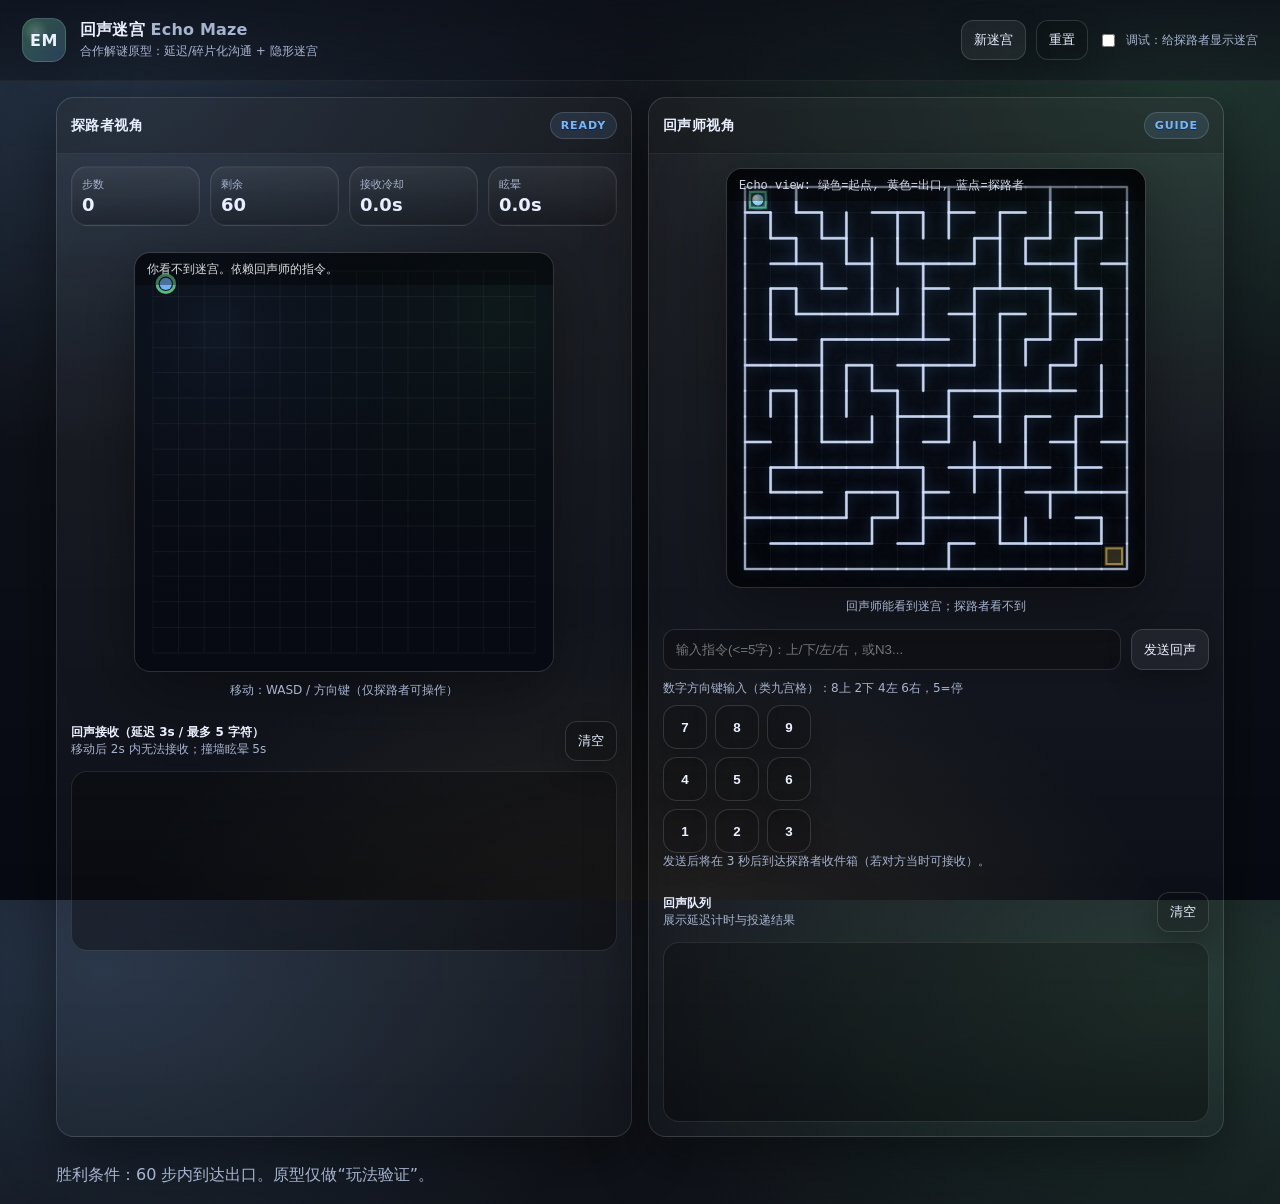
<file: auto-coding/echo-maze/index.html>
<!doctype html>
<html lang="zh-CN">
<head>
  <meta charset="UTF-8" />
  <meta name="viewport" content="width=device-width, initial-scale=1" />
  <title>Echo Maze | 回声迷宫 (Prototype)</title>
  <link rel="stylesheet" href="style.css" />
</head>
<body>
  <header class="topbar">
    <div class="brand">
      <div class="logo">EM</div>
      <div>
        <div class="title">回声迷宫 <span class="muted">Echo Maze</span></div>
        <div class="subtitle">合作解谜原型：延迟/碎片化沟通 + 隐形迷宫</div>
      </div>
    </div>
    <div class="controls">
      <button id="btnNew">新迷宫</button>
      <button id="btnReset" class="secondary">重置</button>
      <label class="toggle">
        <input id="chkAssist" type="checkbox" />
        <span>调试：给探路者显示迷宫</span>
      </label>
    </div>
  </header>

  <main class="grid">
    <section class="panel" id="panelRunner">
      <div class="panelHeader">
        <h2>探路者视角</h2>
        <div class="badge" id="runnerStatus">READY</div>
      </div>

      <div class="hud">
        <div class="hudItem"><div class="k">步数</div><div class="v" id="steps">0</div></div>
        <div class="hudItem"><div class="k">剩余</div><div class="v" id="stepsLeft">60</div></div>
        <div class="hudItem"><div class="k">接收冷却</div><div class="v" id="rxCooldown">0.0s</div></div>
        <div class="hudItem"><div class="k">眩晕</div><div class="v" id="stun">0.0s</div></div>
      </div>

      <div class="canvasWrap">
        <canvas id="runnerCanvas" width="420" height="420"></canvas>
        <div class="hint">移动：WASD / 方向键（仅探路者可操作）</div>
      </div>

      <div class="inbox">
        <div class="inboxHeader">
          <div>
            <div class="inboxTitle">回声接收（延迟 3s / 最多 5 字符）</div>
            <div class="muted small">移动后 2s 内无法接收；撞墙眩晕 5s</div>
          </div>
          <button id="btnClearInbox" class="secondary">清空</button>
        </div>
        <div id="runnerInbox" class="log"></div>
      </div>
    </section>

    <section class="panel" id="panelEcho">
      <div class="panelHeader">
        <h2>回声师视角</h2>
        <div class="badge neutral" id="echoStatus">GUIDE</div>
      </div>

      <div class="canvasWrap">
        <canvas id="echoCanvas" width="420" height="420"></canvas>
        <div class="hint">回声师能看到迷宫；探路者看不到</div>
      </div>

      <div class="compose">
        <div class="row">
          <input id="echoInput" type="text" maxlength="5" placeholder="输入指令(<=5字)：上/下/左/右，或N3..." />
          <button id="btnSend">发送回声</button>
        </div>

        <div class="keypad">
          <div class="muted small">数字方向键输入（类九宫格）：8上 2下 4左 6右，5=停</div>
          <div class="pad">
            <button class="padBtn" data-k="7" title="7">7</button>
            <button class="padBtn" data-k="8" title="8(上)">8</button>
            <button class="padBtn" data-k="9" title="9">9</button>
            <button class="padBtn" data-k="4" title="4(左)">4</button>
            <button class="padBtn" data-k="5" title="5(停)">5</button>
            <button class="padBtn" data-k="6" title="6(右)">6</button>
            <button class="padBtn" data-k="1" title="1">1</button>
            <button class="padBtn" data-k="2" title="2(下)">2</button>
            <button class="padBtn" data-k="3" title="3">3</button>
          </div>
        </div>

        <div class="muted small">发送后将在 3 秒后到达探路者收件箱（若对方当时可接收）。</div>
      </div>

      <div class="outbox">
        <div class="inboxHeader">
          <div>
            <div class="inboxTitle">回声队列</div>
            <div class="muted small">展示延迟计时与投递结果</div>
          </div>
          <button id="btnClearOutbox" class="secondary">清空</button>
        </div>
        <div id="echoOutbox" class="log"></div>
      </div>
    </section>
  </main>

  <footer class="footer">
    <div class="muted">胜利条件：60 步内到达出口。原型仅做“玩法验证”。</div>
  </footer>

  <script src="game.js"></script>
</body>
</html>
</file>
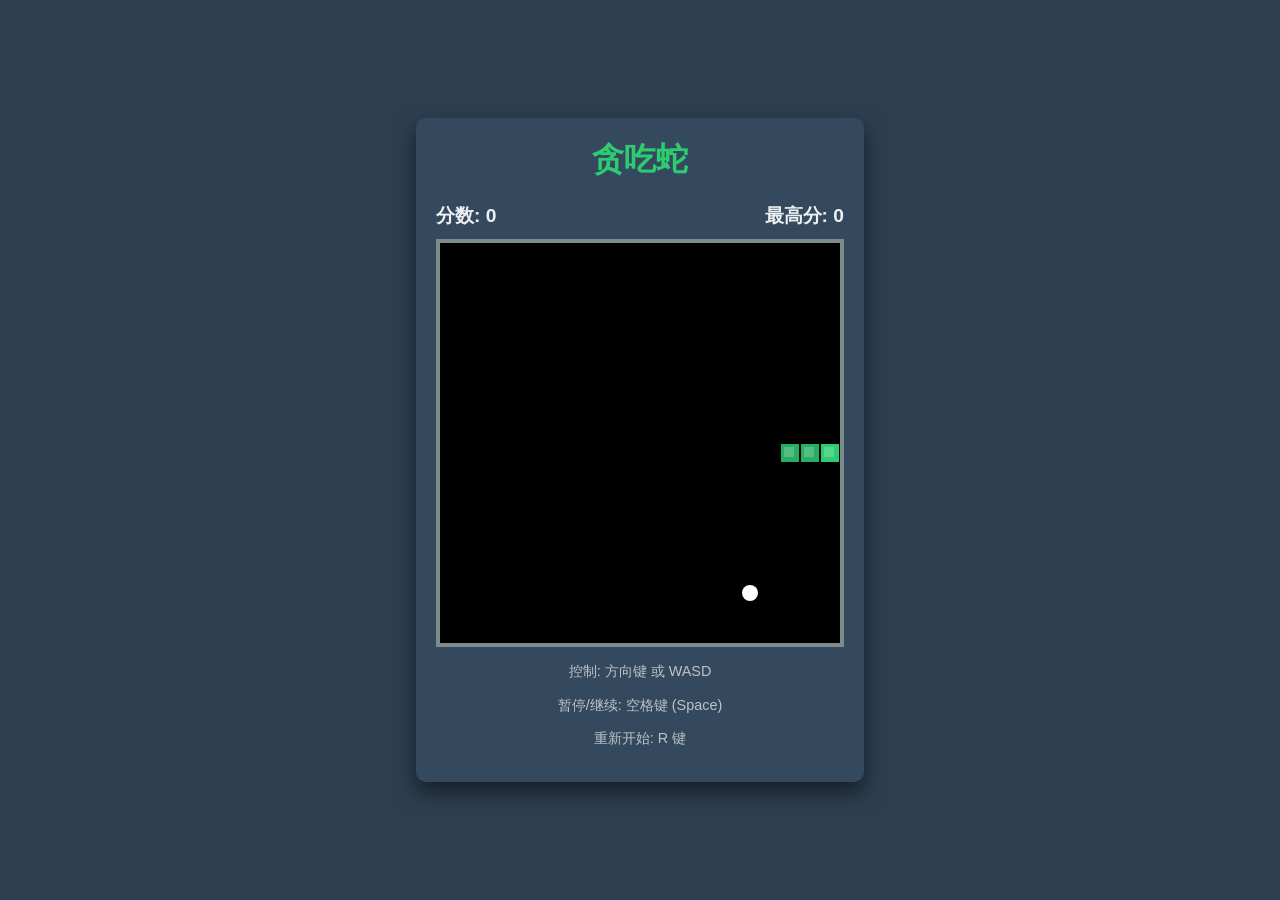
<file: auto-coding/snake-game/index.html>
<!DOCTYPE html>
<html lang="zh-CN">
<head>
    <meta charset="UTF-8">
    <meta name="viewport" content="width=device-width, initial-scale=1.0">
    <title>贪吃蛇 (Snake Game)</title>
    <link rel="stylesheet" href="style.css">
</head>
<body>
    <div class="game-container">
        <h1>贪吃蛇</h1>
        <div class="score-board">
            <span>分数: <span id="score">0</span></span>
            <span>最高分: <span id="high-score">0</span></span>
        </div>
        <canvas id="gameCanvas" width="400" height="400"></canvas>
        <div class="controls">
            <p>控制: 方向键 或 WASD</p>
            <p>暂停/继续: 空格键 (Space)</p>
            <p>重新开始: R 键</p>
        </div>
        <div id="game-over-modal" class="modal hidden">
            <div class="modal-content">
                <h2>游戏结束!</h2>
                <p>你的分数: <span id="final-score">0</span></p>
                <button id="restart-btn">重新开始 (R)</button>
            </div>
        </div>
    </div>
    <script src="game.js"></script>
</body>
</html>
</file>
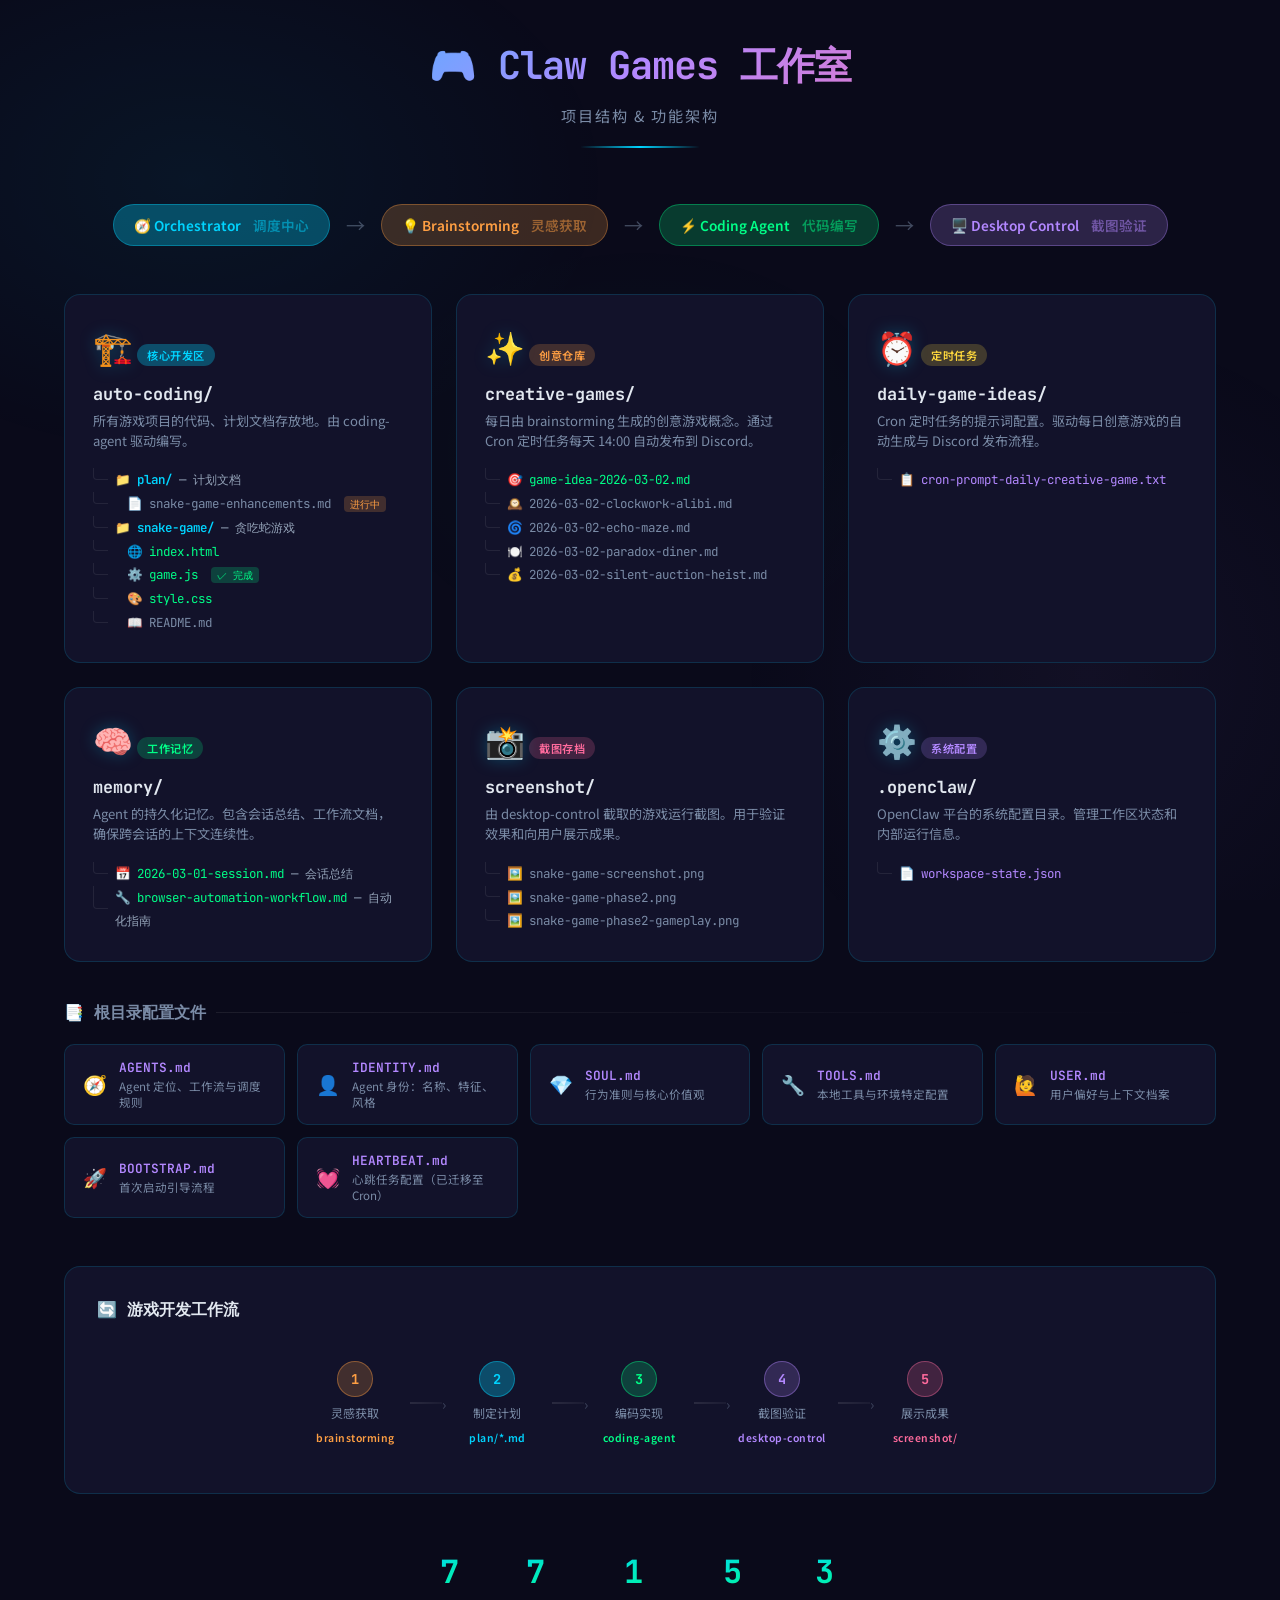
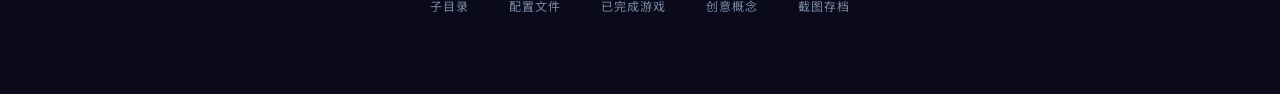
<file: project-structure.html>
<!DOCTYPE html>
<html lang="zh-CN">

<head>
    <meta charset="UTF-8">
    <meta name="viewport" content="width=device-width, initial-scale=1.0">
    <title>🎮 Claw Games 工作室 - 项目结构</title>
    <link
        href="https://fonts.googleapis.com/css2?family=JetBrains+Mono:wght@400;600;700&family=Noto+Sans+SC:wght@300;400;600;700&display=swap"
        rel="stylesheet">
    <style>
        :root {
            --bg-deep: #0a0a1a;
            --bg-card: #12122a;
            --bg-card-hover: #1a1a3a;
            --border-glow: rgba(0, 212, 255, 0.15);
            --cyan: #00d4ff;
            --cyan-dim: rgba(0, 212, 255, 0.3);
            --green: #00ff88;
            --green-dim: rgba(0, 255, 136, 0.2);
            --purple: #b388ff;
            --purple-dim: rgba(179, 136, 255, 0.2);
            --orange: #ff9f43;
            --orange-dim: rgba(255, 159, 67, 0.2);
            --pink: #ff6b9d;
            --pink-dim: rgba(255, 107, 157, 0.2);
            --yellow: #ffd93d;
            --yellow-dim: rgba(255, 217, 61, 0.2);
            --text: #e2e8f0;
            --text-dim: #7a8ba6;
            --text-label: #94a3b8;
            --radius: 16px;
            --radius-sm: 10px;
        }

        * {
            margin: 0;
            padding: 0;
            box-sizing: border-box;
        }

        body {
            background: var(--bg-deep);
            color: var(--text);
            font-family: 'Noto Sans SC', sans-serif;
            min-height: 100vh;
            overflow-x: hidden;
        }

        /* ── ambient background ── */
        body::before {
            content: '';
            position: fixed;
            inset: 0;
            background:
                radial-gradient(ellipse 600px 400px at 15% 20%, rgba(0, 212, 255, .06) 0%, transparent 70%),
                radial-gradient(ellipse 500px 500px at 85% 75%, rgba(179, 136, 255, .05) 0%, transparent 70%),
                radial-gradient(ellipse 400px 300px at 50% 50%, rgba(0, 255, 136, .03) 0%, transparent 70%);
            pointer-events: none;
            z-index: 0;
        }

        .container {
            max-width: 1200px;
            margin: 0 auto;
            padding: 40px 24px 80px;
            position: relative;
            z-index: 1;
        }

        /* ── header ── */
        .header {
            text-align: center;
            margin-bottom: 56px;
            animation: fadeInDown .8s ease;
        }

        .header h1 {
            font-family: 'JetBrains Mono', monospace;
            font-size: 2.4rem;
            font-weight: 700;
            background: linear-gradient(135deg, var(--cyan), var(--purple), var(--pink));
            -webkit-background-clip: text;
            -webkit-text-fill-color: transparent;
            background-clip: text;
            letter-spacing: -1px;
            margin-bottom: 12px;
        }

        .header .subtitle {
            font-size: .95rem;
            color: var(--text-dim);
            letter-spacing: 2px;
            text-transform: uppercase;
        }

        .header .divider {
            width: 120px;
            height: 2px;
            margin: 20px auto 0;
            background: linear-gradient(90deg, transparent, var(--cyan), transparent);
            border-radius: 2px;
        }

        /* ── agent flow ── */
        .agent-flow {
            display: flex;
            justify-content: center;
            align-items: center;
            gap: 16px;
            margin-bottom: 48px;
            flex-wrap: wrap;
            animation: fadeInUp .8s ease .2s both;
        }

        .agent-chip {
            display: flex;
            align-items: center;
            gap: 8px;
            padding: 10px 20px;
            border-radius: 100px;
            font-size: .85rem;
            font-weight: 600;
            border: 1.5px solid;
            backdrop-filter: blur(8px);
            transition: all .3s ease;
            cursor: default;
        }

        .agent-chip:hover {
            transform: translateY(-2px);
        }

        .agent-chip.brainstorm {
            background: var(--orange-dim);
            border-color: rgba(255, 159, 67, .35);
            color: var(--orange);
        }

        .agent-chip.coding {
            background: var(--green-dim);
            border-color: rgba(0, 255, 136, .35);
            color: var(--green);
        }

        .agent-chip.desktop {
            background: var(--purple-dim);
            border-color: rgba(179, 136, 255, .35);
            color: var(--purple);
        }

        .agent-chip.orchestrator {
            background: var(--cyan-dim);
            border-color: rgba(0, 212, 255, .35);
            color: var(--cyan);
        }

        .flow-arrow {
            color: var(--text-dim);
            font-size: 1.2rem;
            opacity: .5;
        }

        /* ── card grid ── */
        .grid {
            display: grid;
            grid-template-columns: repeat(auto-fill, minmax(340px, 1fr));
            gap: 24px;
        }

        .card {
            background: var(--bg-card);
            border: 1px solid var(--border-glow);
            border-radius: var(--radius);
            padding: 28px;
            position: relative;
            overflow: hidden;
            transition: all .4s cubic-bezier(.25, .8, .25, 1);
            animation: fadeInUp .6s ease both;
        }

        .card::before {
            content: '';
            position: absolute;
            top: 0;
            left: 0;
            right: 0;
            height: 3px;
            border-radius: var(--radius) var(--radius) 0 0;
            opacity: 0;
            transition: opacity .4s ease;
        }

        .card:hover {
            transform: translateY(-4px);
            border-color: rgba(0, 212, 255, .3);
            box-shadow: 0 12px 40px rgba(0, 0, 0, .4), 0 0 30px rgba(0, 212, 255, .06);
        }

        .card:hover::before {
            opacity: 1;
        }

        .card:nth-child(1) {
            animation-delay: .1s;
        }

        .card:nth-child(2) {
            animation-delay: .2s;
        }

        .card:nth-child(3) {
            animation-delay: .3s;
        }

        .card:nth-child(4) {
            animation-delay: .4s;
        }

        .card:nth-child(5) {
            animation-delay: .5s;
        }

        .card:nth-child(6) {
            animation-delay: .6s;
        }

        .card.cyan::before {
            background: linear-gradient(90deg, var(--cyan), transparent);
        }

        .card.green::before {
            background: linear-gradient(90deg, var(--green), transparent);
        }

        .card.purple::before {
            background: linear-gradient(90deg, var(--purple), transparent);
        }

        .card.orange::before {
            background: linear-gradient(90deg, var(--orange), transparent);
        }

        .card.pink::before {
            background: linear-gradient(90deg, var(--pink), transparent);
        }

        .card.yellow::before {
            background: linear-gradient(90deg, var(--yellow), transparent);
        }

        .card-icon {
            font-size: 2rem;
            margin-bottom: 14px;
            display: inline-block;
            filter: drop-shadow(0 0 8px rgba(0, 212, 255, .25));
        }

        .card-title {
            font-family: 'JetBrains Mono', monospace;
            font-size: 1.05rem;
            font-weight: 700;
            margin-bottom: 6px;
            display: flex;
            align-items: center;
            gap: 8px;
        }

        .card-desc {
            font-size: .82rem;
            color: var(--text-dim);
            margin-bottom: 18px;
            line-height: 1.5;
        }

        /* tag */
        .tag {
            display: inline-block;
            font-size: .7rem;
            font-weight: 600;
            padding: 3px 10px;
            border-radius: 100px;
            letter-spacing: .5px;
            margin-bottom: 14px;
        }

        .tag.core {
            background: var(--cyan-dim);
            color: var(--cyan);
        }

        .tag.creative {
            background: var(--orange-dim);
            color: var(--orange);
        }

        .tag.system {
            background: var(--purple-dim);
            color: var(--purple);
        }

        .tag.data {
            background: var(--green-dim);
            color: var(--green);
        }

        .tag.media {
            background: var(--pink-dim);
            color: var(--pink);
        }

        .tag.config {
            background: var(--yellow-dim);
            color: var(--yellow);
        }

        /* file tree inside card */
        .tree {
            list-style: none;
            font-family: 'JetBrains Mono', monospace;
            font-size: .78rem;
            line-height: 1.9;
        }

        .tree li {
            position: relative;
            padding-left: 22px;
            color: var(--text-label);
        }

        .tree li::before {
            content: '';
            position: absolute;
            left: 0;
            top: 0;
            bottom: 50%;
            width: 14px;
            border-left: 1.5px solid rgba(255, 255, 255, .08);
            border-bottom: 1.5px solid rgba(255, 255, 255, .08);
            border-radius: 0 0 0 4px;
        }

        .tree li:last-child::after {
            content: '';
            position: absolute;
            left: 0;
            top: 50%;
            bottom: 0;
            width: 1px;
            background: var(--bg-card);
        }

        .tree .icon {
            margin-right: 6px;
            font-style: normal;
        }

        .tree .folder {
            color: var(--cyan);
            font-weight: 600;
        }

        .tree .file {
            color: var(--text-dim);
        }

        .tree .file-hl {
            color: var(--green);
        }

        .tree .file-cfg {
            color: var(--purple);
        }

        .tree .badge {
            font-size: .65rem;
            padding: 1px 6px;
            border-radius: 4px;
            margin-left: 6px;
            vertical-align: middle;
        }

        .tree .badge-done {
            background: var(--green-dim);
            color: var(--green);
        }

        .tree .badge-wip {
            background: var(--orange-dim);
            color: var(--orange);
        }

        /* ── config files section ── */
        .config-section {
            margin-top: 40px;
            animation: fadeInUp .6s ease .7s both;
        }

        .config-title {
            font-family: 'JetBrains Mono', monospace;
            font-size: 1rem;
            font-weight: 600;
            color: var(--text-dim);
            margin-bottom: 20px;
            display: flex;
            align-items: center;
            gap: 10px;
        }

        .config-title::after {
            content: '';
            flex: 1;
            height: 1px;
            background: linear-gradient(90deg, rgba(255, 255, 255, .08), transparent);
        }

        .config-grid {
            display: grid;
            grid-template-columns: repeat(auto-fill, minmax(220px, 1fr));
            gap: 12px;
        }

        .config-item {
            display: flex;
            align-items: center;
            gap: 12px;
            padding: 14px 18px;
            background: var(--bg-card);
            border: 1px solid var(--border-glow);
            border-radius: var(--radius-sm);
            font-size: .82rem;
            transition: all .3s ease;
            cursor: default;
        }

        .config-item:hover {
            border-color: rgba(179, 136, 255, .3);
            transform: translateX(4px);
            background: var(--bg-card-hover);
        }

        .config-item .cfg-icon {
            font-size: 1.2rem;
            flex-shrink: 0;
        }

        .config-item .cfg-name {
            font-family: 'JetBrains Mono', monospace;
            font-weight: 600;
            color: var(--purple);
            font-size: .8rem;
        }

        .config-item .cfg-desc {
            font-size: .72rem;
            color: var(--text-dim);
            margin-top: 2px;
        }

        /* ── footer stats ── */
        .stats {
            display: flex;
            justify-content: center;
            gap: 40px;
            margin-top: 56px;
            flex-wrap: wrap;
            animation: fadeInUp .6s ease .9s both;
        }

        .stat {
            text-align: center;
        }

        .stat-value {
            font-family: 'JetBrains Mono', monospace;
            font-size: 2rem;
            font-weight: 700;
            background: linear-gradient(135deg, var(--cyan), var(--green));
            -webkit-background-clip: text;
            -webkit-text-fill-color: transparent;
            background-clip: text;
        }

        .stat-label {
            font-size: .75rem;
            color: var(--text-dim);
            letter-spacing: 1px;
            text-transform: uppercase;
            margin-top: 4px;
        }

        /* ── floating particles ── */
        .particles {
            position: fixed;
            inset: 0;
            pointer-events: none;
            z-index: 0;
            overflow: hidden;
        }

        .particle {
            position: absolute;
            width: 3px;
            height: 3px;
            border-radius: 50%;
            opacity: 0;
            animation: float linear infinite;
        }

        @keyframes float {
            0% {
                opacity: 0;
                transform: translateY(100vh) scale(0);
            }

            10% {
                opacity: 1;
            }

            90% {
                opacity: 1;
            }

            100% {
                opacity: 0;
                transform: translateY(-20vh) scale(1);
            }
        }

        @keyframes fadeInDown {
            from {
                opacity: 0;
                transform: translateY(-30px);
            }

            to {
                opacity: 1;
                transform: translateY(0);
            }
        }

        @keyframes fadeInUp {
            from {
                opacity: 0;
                transform: translateY(30px);
            }

            to {
                opacity: 1;
                transform: translateY(0);
            }
        }

        /* ── workflow ribbon ── */
        .workflow {
            margin-top: 48px;
            padding: 32px;
            background: var(--bg-card);
            border: 1px solid var(--border-glow);
            border-radius: var(--radius);
            animation: fadeInUp .6s ease .8s both;
        }

        .workflow h3 {
            font-family: 'JetBrains Mono', monospace;
            font-size: 1rem;
            margin-bottom: 24px;
            color: var(--text);
        }

        .flow-steps {
            display: flex;
            align-items: center;
            gap: 0;
            flex-wrap: wrap;
            justify-content: center;
        }

        .flow-step {
            display: flex;
            flex-direction: column;
            align-items: center;
            gap: 8px;
            min-width: 110px;
            padding: 16px 12px;
            transition: transform .3s ease;
        }

        .flow-step:hover {
            transform: scale(1.08);
        }

        .flow-step .step-num {
            width: 36px;
            height: 36px;
            display: flex;
            align-items: center;
            justify-content: center;
            border-radius: 50%;
            font-family: 'JetBrains Mono', monospace;
            font-weight: 700;
            font-size: .85rem;
        }

        .flow-step:nth-child(1) .step-num {
            background: var(--orange-dim);
            color: var(--orange);
            border: 1.5px solid rgba(255, 159, 67, .4);
        }

        .flow-step:nth-child(3) .step-num {
            background: var(--cyan-dim);
            color: var(--cyan);
            border: 1.5px solid rgba(0, 212, 255, .4);
        }

        .flow-step:nth-child(5) .step-num {
            background: var(--green-dim);
            color: var(--green);
            border: 1.5px solid rgba(0, 255, 136, .4);
        }

        .flow-step:nth-child(7) .step-num {
            background: var(--purple-dim);
            color: var(--purple);
            border: 1.5px solid rgba(179, 136, 255, .4);
        }

        .flow-step:nth-child(9) .step-num {
            background: var(--pink-dim);
            color: var(--pink);
            border: 1.5px solid rgba(255, 107, 157, .4);
        }

        .flow-step .step-label {
            font-size: .75rem;
            color: var(--text-dim);
            text-align: center;
            line-height: 1.4;
        }

        .flow-step .step-agent {
            font-size: .65rem;
            font-weight: 600;
            letter-spacing: .5px;
        }

        .flow-connector {
            width: 32px;
            height: 2px;
            background: linear-gradient(90deg, rgba(255, 255, 255, .1), rgba(255, 255, 255, .04));
            flex-shrink: 0;
            position: relative;
        }

        .flow-connector::after {
            content: '›';
            position: absolute;
            right: -4px;
            top: -9px;
            color: var(--text-dim);
            font-size: .9rem;
            opacity: .4;
        }

        /* ── responsive ── */
        @media (max-width: 768px) {
            .header h1 {
                font-size: 1.6rem;
            }

            .grid {
                grid-template-columns: 1fr;
            }

            .config-grid {
                grid-template-columns: 1fr;
            }

            .agent-flow {
                gap: 8px;
            }

            .flow-connector {
                width: 16px;
            }
        }
    </style>
</head>

<body>

    <!-- ambient particles -->
    <div class="particles" id="particles"></div>

    <div class="container">

        <!-- Header -->
        <header class="header">
            <h1>🎮 Claw Games 工作室</h1>
            <div class="subtitle">项目结构 &amp; 功能架构</div>
            <div class="divider"></div>
        </header>

        <!-- Agent Role Flow -->
        <div class="agent-flow">
            <div class="agent-chip orchestrator">🧭 Orchestrator<span style="opacity:.5;margin-left:4px">调度中心</span>
            </div>
            <span class="flow-arrow">→</span>
            <div class="agent-chip brainstorm">💡 Brainstorming<span style="opacity:.5;margin-left:4px">灵感获取</span>
            </div>
            <span class="flow-arrow">→</span>
            <div class="agent-chip coding">⚡ Coding Agent<span style="opacity:.5;margin-left:4px">代码编写</span></div>
            <span class="flow-arrow">→</span>
            <div class="agent-chip desktop">🖥️ Desktop Control<span style="opacity:.5;margin-left:4px">截图验证</span>
            </div>
        </div>

        <!-- Main folder cards -->
        <div class="grid">

            <!-- auto-coding -->
            <div class="card cyan">
                <div class="card-icon">🏗️</div>
                <span class="tag core">核心开发区</span>
                <div class="card-title">auto-coding/</div>
                <div class="card-desc">所有游戏项目的代码、计划文档存放地。由 coding-agent 驱动编写。</div>
                <ul class="tree">
                    <li><i class="icon">📁</i><span class="folder">plan/</span> — 计划文档</li>
                    <li>&emsp;<i class="icon">📄</i><span class="file">snake-game-enhancements.md</span> <span
                            class="badge badge-wip">进行中</span></li>
                    <li><i class="icon">📁</i><span class="folder">snake-game/</span> — 贪吃蛇游戏</li>
                    <li>&emsp;<i class="icon">🌐</i><span class="file-hl">index.html</span></li>
                    <li>&emsp;<i class="icon">⚙️</i><span class="file-hl">game.js</span> <span
                            class="badge badge-done">✓ 完成</span></li>
                    <li>&emsp;<i class="icon">🎨</i><span class="file-hl">style.css</span></li>
                    <li>&emsp;<i class="icon">📖</i><span class="file">README.md</span></li>
                </ul>
            </div>

            <!-- creative-games -->
            <div class="card orange">
                <div class="card-icon">✨</div>
                <span class="tag creative">创意仓库</span>
                <div class="card-title">creative-games/</div>
                <div class="card-desc">每日由 brainstorming 生成的创意游戏概念。通过 Cron 定时任务每天 14:00 自动发布到 Discord。</div>
                <ul class="tree">
                    <li><i class="icon">🎯</i><span class="file-hl">game-idea-2026-03-02.md</span></li>
                    <li><i class="icon">🕰️</i><span class="file">2026-03-02-clockwork-alibi.md</span></li>
                    <li><i class="icon">🌀</i><span class="file">2026-03-02-echo-maze.md</span></li>
                    <li><i class="icon">🍽️</i><span class="file">2026-03-02-paradox-diner.md</span></li>
                    <li><i class="icon">💰</i><span class="file">2026-03-02-silent-auction-heist.md</span></li>
                </ul>
            </div>

            <!-- daily-game-ideas -->
            <div class="card yellow">
                <div class="card-icon">⏰</div>
                <span class="tag config">定时任务</span>
                <div class="card-title">daily-game-ideas/</div>
                <div class="card-desc">Cron 定时任务的提示词配置。驱动每日创意游戏的自动生成与 Discord 发布流程。</div>
                <ul class="tree">
                    <li><i class="icon">📋</i><span class="file-cfg">cron-prompt-daily-creative-game.txt</span></li>
                </ul>
            </div>

            <!-- memory -->
            <div class="card green">
                <div class="card-icon">🧠</div>
                <span class="tag data">工作记忆</span>
                <div class="card-title">memory/</div>
                <div class="card-desc">Agent 的持久化记忆。包含会话总结、工作流文档，确保跨会话的上下文连续性。</div>
                <ul class="tree">
                    <li><i class="icon">📅</i><span class="file-hl">2026-03-01-session.md</span> — 会话总结</li>
                    <li><i class="icon">🔧</i><span class="file-hl">browser-automation-workflow.md</span> — 自动化指南</li>
                </ul>
            </div>

            <!-- screenshot -->
            <div class="card pink">
                <div class="card-icon">📸</div>
                <span class="tag media">截图存档</span>
                <div class="card-title">screenshot/</div>
                <div class="card-desc">由 desktop-control 截取的游戏运行截图。用于验证效果和向用户展示成果。</div>
                <ul class="tree">
                    <li><i class="icon">🖼️</i><span class="file">snake-game-screenshot.png</span></li>
                    <li><i class="icon">🖼️</i><span class="file">snake-game-phase2.png</span></li>
                    <li><i class="icon">🖼️</i><span class="file">snake-game-phase2-gameplay.png</span></li>
                </ul>
            </div>

            <!-- .openclaw -->
            <div class="card purple">
                <div class="card-icon">⚙️</div>
                <span class="tag system">系统配置</span>
                <div class="card-title">.openclaw/</div>
                <div class="card-desc">OpenClaw 平台的系统配置目录。管理工作区状态和内部运行信息。</div>
                <ul class="tree">
                    <li><i class="icon">📄</i><span class="file-cfg">workspace-state.json</span></li>
                </ul>
            </div>

        </div>

        <!-- Root config files -->
        <div class="config-section">
            <div class="config-title">📑 根目录配置文件</div>
            <div class="config-grid">
                <div class="config-item">
                    <span class="cfg-icon">🧭</span>
                    <div>
                        <div class="cfg-name">AGENTS.md</div>
                        <div class="cfg-desc">Agent 定位、工作流与调度规则</div>
                    </div>
                </div>
                <div class="config-item">
                    <span class="cfg-icon">👤</span>
                    <div>
                        <div class="cfg-name">IDENTITY.md</div>
                        <div class="cfg-desc">Agent 身份：名称、特征、风格</div>
                    </div>
                </div>
                <div class="config-item">
                    <span class="cfg-icon">💎</span>
                    <div>
                        <div class="cfg-name">SOUL.md</div>
                        <div class="cfg-desc">行为准则与核心价值观</div>
                    </div>
                </div>
                <div class="config-item">
                    <span class="cfg-icon">🔧</span>
                    <div>
                        <div class="cfg-name">TOOLS.md</div>
                        <div class="cfg-desc">本地工具与环境特定配置</div>
                    </div>
                </div>
                <div class="config-item">
                    <span class="cfg-icon">🙋</span>
                    <div>
                        <div class="cfg-name">USER.md</div>
                        <div class="cfg-desc">用户偏好与上下文档案</div>
                    </div>
                </div>
                <div class="config-item">
                    <span class="cfg-icon">🚀</span>
                    <div>
                        <div class="cfg-name">BOOTSTRAP.md</div>
                        <div class="cfg-desc">首次启动引导流程</div>
                    </div>
                </div>
                <div class="config-item">
                    <span class="cfg-icon">💓</span>
                    <div>
                        <div class="cfg-name">HEARTBEAT.md</div>
                        <div class="cfg-desc">心跳任务配置（已迁移至 Cron）</div>
                    </div>
                </div>
            </div>
        </div>

        <!-- Workflow -->
        <div class="workflow">
            <h3>🔄 游戏开发工作流</h3>
            <div class="flow-steps">
                <div class="flow-step">
                    <div class="step-num">1</div>
                    <div class="step-label">灵感获取</div>
                    <div class="step-agent" style="color:var(--orange)">brainstorming</div>
                </div>
                <div class="flow-connector"></div>
                <div class="flow-step">
                    <div class="step-num">2</div>
                    <div class="step-label">制定计划</div>
                    <div class="step-agent" style="color:var(--cyan)">plan/*.md</div>
                </div>
                <div class="flow-connector"></div>
                <div class="flow-step">
                    <div class="step-num">3</div>
                    <div class="step-label">编码实现</div>
                    <div class="step-agent" style="color:var(--green)">coding-agent</div>
                </div>
                <div class="flow-connector"></div>
                <div class="flow-step">
                    <div class="step-num">4</div>
                    <div class="step-label">截图验证</div>
                    <div class="step-agent" style="color:var(--purple)">desktop-control</div>
                </div>
                <div class="flow-connector"></div>
                <div class="flow-step">
                    <div class="step-num">5</div>
                    <div class="step-label">展示成果</div>
                    <div class="step-agent" style="color:var(--pink)">screenshot/</div>
                </div>
            </div>
        </div>

        <!-- Stats -->
        <div class="stats">
            <div class="stat">
                <div class="stat-value">7</div>
                <div class="stat-label">子目录</div>
            </div>
            <div class="stat">
                <div class="stat-value">7</div>
                <div class="stat-label">配置文件</div>
            </div>
            <div class="stat">
                <div class="stat-value">1</div>
                <div class="stat-label">已完成游戏</div>
            </div>
            <div class="stat">
                <div class="stat-value">5</div>
                <div class="stat-label">创意概念</div>
            </div>
            <div class="stat">
                <div class="stat-value">3</div>
                <div class="stat-label">截图存档</div>
            </div>
        </div>

    </div>

    <script>
        // Generate floating particles
        const container = document.getElementById('particles');
        const colors = ['#00d4ff', '#00ff88', '#b388ff', '#ff9f43', '#ff6b9d'];
        for (let i = 0; i < 30; i++) {
            const p = document.createElement('div');
            p.className = 'particle';
            p.style.left = Math.random() * 100 + '%';
            p.style.background = colors[Math.floor(Math.random() * colors.length)];
            p.style.animationDuration = (12 + Math.random() * 20) + 's';
            p.style.animationDelay = Math.random() * 15 + 's';
            p.style.width = (2 + Math.random() * 3) + 'px';
            p.style.height = p.style.width;
            container.appendChild(p);
        }
    </script>

</body>

</html>
</file>
<file: auto-coding/echo-maze/style.css>
:root{
  --bg:#070a12;
  --panel:#0e1526;
  --panel2:#0b1120;
  --text:#eaf0ff;
  --muted:#a7b4cf;
  --line:#22304a;
  --accent:#79ffa8;
  --danger:#ff5c7a;
  --warn:#ffd66e;
  --info:#78b7ff;
  --shadow: 0 18px 60px rgba(0,0,0,.45);
  --radius: 18px;
}
*{box-sizing:border-box}
html,body{height:100%}
body{
  margin:0;
  font-family: ui-sans-serif, system-ui, -apple-system, Segoe UI, Roboto, Helvetica, Arial, "Apple Color Emoji", "Segoe UI Emoji";
  background:
    radial-gradient(1000px 680px at 8% 8%, rgba(120,183,255,.18) 0%, rgba(7,10,18,0) 55%),
    radial-gradient(980px 640px at 92% 10%, rgba(121,255,168,.14) 0%, rgba(7,10,18,0) 58%),
    radial-gradient(900px 620px at 50% 110%, rgba(255,214,110,.10) 0%, rgba(7,10,18,0) 60%),
    linear-gradient(180deg, rgba(255,255,255,.05), rgba(0,0,0,0));
  background-color: var(--bg);
  color:var(--text);
}

.topbar{
  display:flex; align-items:center; justify-content:space-between;
  padding:18px 22px;
  border-bottom:1px solid rgba(255,255,255,.08);
  background: linear-gradient(180deg, rgba(10,14,22,.72), rgba(10,14,22,.44));
  backdrop-filter: blur(12px);
  position:sticky; top:0; z-index:20;
}
.brand{display:flex; align-items:center; gap:14px;}
.logo{
  width:44px; height:44px; border-radius:14px;
  display:grid; place-items:center;
  background: radial-gradient(18px 18px at 30% 30%, rgba(255,255,255,.18) 0%, rgba(255,255,255,0) 70%),
              linear-gradient(135deg, rgba(121,255,168,.28), rgba(120,183,255,.22));
  border:1px solid rgba(255,255,255,.14);
  box-shadow: 0 18px 70px rgba(0,0,0,.40);
  font-weight:900;
  letter-spacing:.6px;
}
.title{font-size:16px; font-weight:800; letter-spacing:.2px}
.subtitle{font-size:12px; color:var(--muted); margin-top:2px}
.muted{color:var(--muted)}
.small{font-size:12px}

.controls{display:flex; align-items:center; gap:10px; flex-wrap:wrap; justify-content:flex-end;}
button{
  border:1px solid rgba(255,255,255,.14);
  background: rgba(255,255,255,.06);
  color: var(--text);
  border-radius: 12px;
  padding: 10px 12px;
  cursor:pointer;
  transition: transform .08s ease, background .2s ease, border-color .2s ease, box-shadow .2s ease;
  box-shadow: 0 8px 26px rgba(0,0,0,.25);
}
button:hover{
  background: rgba(255,255,255,.10);
  border-color: rgba(255,255,255,.22);
  box-shadow: 0 12px 34px rgba(0,0,0,.28);
}
button:active{transform: translateY(1px)}
button.secondary{background: rgba(0,0,0,.18)}

.toggle{display:flex; align-items:center; gap:8px; font-size:12px; color:var(--muted)}
.toggle input{accent-color: var(--accent)}

.grid{
  display:grid;
  grid-template-columns: 1fr 1fr;
  gap: 16px;
  padding: 16px;
  max-width: 1200px;
  margin: 0 auto;
}
@media (max-width: 980px){
  .grid{grid-template-columns:1fr}
}

@media (prefers-reduced-motion: reduce){
  *{transition:none !important; animation:none !important}
}

.panel{
  background:
    linear-gradient(180deg, rgba(255,255,255,.06), rgba(255,255,255,.02));
  border: 1px solid rgba(255,255,255,.12);
  border-radius: var(--radius);
  box-shadow: var(--shadow);
  overflow:hidden;
}
.panelHeader{
  display:flex; align-items:center; justify-content:space-between;
  padding: 14px 14px;
  background: rgba(0,0,0,.18);
  border-bottom: 1px solid rgba(255,255,255,.07);
}
.panelHeader h2{margin:0; font-size:14px; letter-spacing:.4px}

.badge{
  font-size: 11px;
  padding: 6px 10px;
  border-radius: 999px;
  border: 1px solid rgba(255,255,255,.14);
  background: rgba(121,255,168,.10);
  color: var(--accent);
  font-weight: 900;
  letter-spacing:.9px;
  text-shadow: 0 1px 0 rgba(0,0,0,.35);
}
.badge.neutral{background: rgba(120,183,255,.12); color: var(--info)}
.badge.danger{background: rgba(255,92,122,.12); color: var(--danger)}
.badge.warn{background: rgba(255,214,110,.14); color: var(--warn)}

.hud{
  display:grid;
  grid-template-columns: repeat(4, 1fr);
  gap: 10px;
  padding: 12px 14px;
}
@media (max-width: 520px){
  .hud{grid-template-columns: repeat(2,1fr)}
}
.hudItem{
  background: linear-gradient(180deg, rgba(255,255,255,.05), rgba(0,0,0,.18));
  border: 1px solid rgba(255,255,255,.10);
  border-radius: 16px;
  padding: 10px 10px;
  box-shadow: inset 0 0 0 1px rgba(255,255,255,.03);
}
.hudItem .k{font-size:11px; color: var(--muted)}
.hudItem .v{font-size:18px; font-weight:900; margin-top:2px}

.canvasWrap{padding: 14px; display:grid; place-items:center; gap: 10px}
canvas{
  width: min(420px, 92vw);
  height: min(420px, 92vw);
  image-rendering: pixelated;
  border-radius: 16px;
  background: rgba(0,0,0,.18);
  border: 1px solid rgba(255,255,255,.12);
  box-shadow:
    0 18px 70px rgba(0,0,0,.38),
    inset 0 0 0 1px rgba(255,255,255,.05);
}
.hint{font-size:12px; color: var(--muted)}

.inbox,.outbox{padding: 0 14px 14px 14px}
.inboxHeader{display:flex; align-items:center; justify-content:space-between; gap:10px; margin: 8px 0 10px}
.inboxTitle{font-weight:800; font-size:12px}
.log{
  height: 180px;
  overflow:auto;
  border-radius: 16px;
  background: linear-gradient(180deg, rgba(0,0,0,.22), rgba(0,0,0,.34));
  border: 1px solid rgba(255,255,255,.10);
  padding: 10px;
  font-family: ui-monospace, SFMono-Regular, Menlo, Monaco, Consolas, "Liberation Mono", "Courier New", monospace;
  font-size: 12px;
  line-height: 1.55;
}
.log .item{padding: 6px 6px; border-bottom: 1px dashed rgba(255,255,255,.10)}
.log .item:last-child{border-bottom:none}
.log .t{color: var(--muted); margin-right:8px}
.log .ok{color: var(--accent)}
.log .bad{color: var(--danger)}
.log .hold{color: var(--warn)}

.compose{padding: 0 14px 14px 14px}
.row{display:flex; gap:10px}
input[type="text"]{
  flex:1;
  padding: 12px 12px;
  border-radius: 12px;
  border: 1px solid rgba(255,255,255,.12);
  background: rgba(0,0,0,.22);
  color: var(--text);
  outline:none;
}
input[type="text"]:focus{border-color: rgba(121,255,168,.35); box-shadow: 0 0 0 4px rgba(121,255,168,.10)}

.keypad{margin-top:10px}
.pad{
  margin-top:8px;
  display:grid;
  grid-template-columns: repeat(3, 44px);
  gap: 8px;
}
.padBtn{
  width:44px; height:44px;
  border-radius: 14px;
  font-weight: 900;
  background: rgba(0,0,0,.18);
}

.footer{max-width: 1200px; margin: 0 auto; padding: 12px 16px 18px}
</file>
<file: auto-coding/snake-game/style.css>
body {
    font-family: 'Arial', sans-serif;
    background-color: #2c3e50;
    color: #ecf0f1;
    display: flex;
    justify-content: center;
    align-items: center;
    min-height: 100vh;
    margin: 0;
}

.game-container {
    text-align: center;
    position: relative;
    background-color: #34495e;
    padding: 20px;
    border-radius: 10px;
    box-shadow: 0 10px 20px rgba(0,0,0,0.5);
}

h1 {
    margin-top: 0;
    color: #2ecc71;
}

.score-board {
    display: flex;
    justify-content: space-between;
    margin-bottom: 10px;
    font-size: 1.2rem;
    font-weight: bold;
}

canvas {
    background-color: #000;
    border: 4px solid #7f8c8d;
    box-shadow: inset 0 0 20px rgba(0,0,0,0.8);
    display: block;
    margin: 0 auto;
}

.controls {
    margin-top: 15px;
    font-size: 0.9rem;
    color: #bdc3c7;
}

.modal {
    position: absolute;
    top: 0;
    left: 0;
    width: 100%;
    height: 100%;
    background-color: rgba(0,0,0,0.7);
    display: flex;
    justify-content: center;
    align-items: center;
    border-radius: 10px;
}

.modal.hidden {
    display: none;
}

.modal-content {
    background-color: #ecf0f1;
    color: #2c3e50;
    padding: 20px;
    border-radius: 8px;
    text-align: center;
    box-shadow: 0 5px 15px rgba(0,0,0,0.3);
}

#restart-btn {
    background-color: #2ecc71;
    color: white;
    border: none;
    padding: 10px 20px;
    font-size: 1rem;
    border-radius: 5px;
    cursor: pointer;
    transition: background-color 0.3s;
}

#restart-btn:hover {
    background-color: #27ae60;
}
</file>
